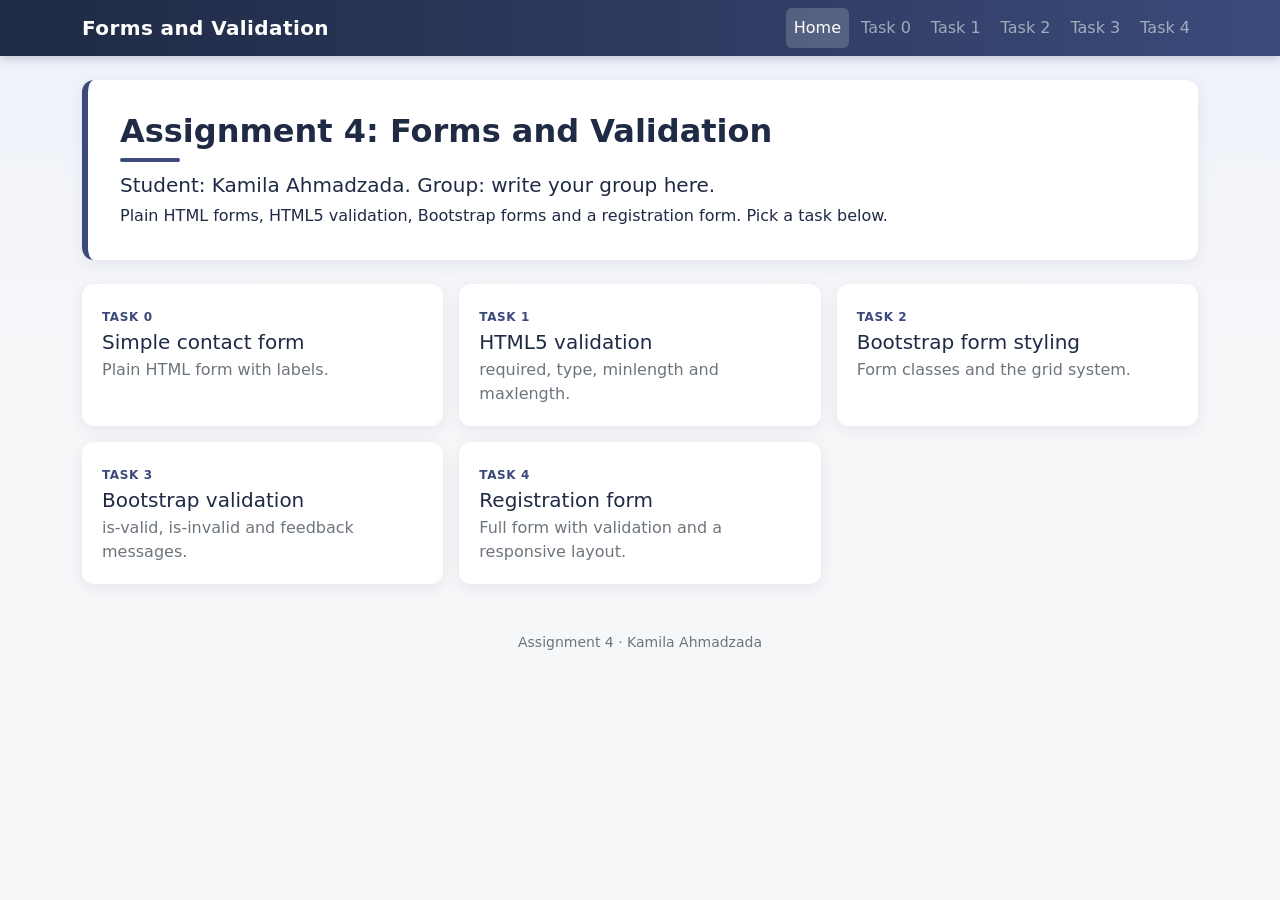
<file: index.html>
<!DOCTYPE html>
<html lang="en">
<head>
    <meta charset="UTF-8">
    <meta name="viewport" content="width=device-width, initial-scale=1">
    <title>Forms and Validation</title>
    <link href="https://cdn.jsdelivr.net/npm/bootstrap@5.3.3/dist/css/bootstrap.min.css" rel="stylesheet">
    <link href="css/style.css" rel="stylesheet">
</head>
<body>

    <nav class="navbar navbar-expand-lg navbar-dark bg-dark">
        <div class="container">
            <a class="navbar-brand" href="index.html">Forms and Validation</a>
            <button class="navbar-toggler" type="button" data-bs-toggle="collapse" data-bs-target="#mainNav" aria-controls="mainNav" aria-expanded="false" aria-label="Toggle navigation">
                <span class="navbar-toggler-icon"></span>
            </button>
            <div class="collapse navbar-collapse" id="mainNav">
                <ul class="navbar-nav ms-auto">
                    <li class="nav-item"><a class="nav-link active" href="index.html">Home</a></li>
                    <li class="nav-item"><a class="nav-link" href="task0-contact.html">Task 0</a></li>
                    <li class="nav-item"><a class="nav-link" href="task1-validation.html">Task 1</a></li>
                    <li class="nav-item"><a class="nav-link" href="task2-bootstrap.html">Task 2</a></li>
                    <li class="nav-item"><a class="nav-link" href="task3-bootstrap-validation.html">Task 3</a></li>
                    <li class="nav-item"><a class="nav-link" href="task4-registration.html">Task 4</a></li>
                </ul>
            </div>
        </div>
    </nav>

    <main class="container py-4">
        <div class="hero">
            <h1>Assignment 4: Forms and Validation</h1>
            <p class="lead mb-1">Student: Kamila Ahmadzada. Group: write your group here.</p>
            <p class="mb-0">Plain HTML forms, HTML5 validation, Bootstrap forms and a registration form. Pick a task below.</p>
        </div>

        <div class="row g-3 mt-2">
            <div class="col-md-6 col-lg-4">
                <a class="task-card" href="task0-contact.html">
                    <span class="task-num">Task 0</span>
                    <h2 class="h5">Simple contact form</h2>
                    <p>Plain HTML form with labels.</p>
                </a>
            </div>
            <div class="col-md-6 col-lg-4">
                <a class="task-card" href="task1-validation.html">
                    <span class="task-num">Task 1</span>
                    <h2 class="h5">HTML5 validation</h2>
                    <p>required, type, minlength and maxlength.</p>
                </a>
            </div>
            <div class="col-md-6 col-lg-4">
                <a class="task-card" href="task2-bootstrap.html">
                    <span class="task-num">Task 2</span>
                    <h2 class="h5">Bootstrap form styling</h2>
                    <p>Form classes and the grid system.</p>
                </a>
            </div>
            <div class="col-md-6 col-lg-4">
                <a class="task-card" href="task3-bootstrap-validation.html">
                    <span class="task-num">Task 3</span>
                    <h2 class="h5">Bootstrap validation</h2>
                    <p>is-valid, is-invalid and feedback messages.</p>
                </a>
            </div>
            <div class="col-md-6 col-lg-4">
                <a class="task-card" href="task4-registration.html">
                    <span class="task-num">Task 4</span>
                    <h2 class="h5">Registration form</h2>
                    <p>Full form with validation and a responsive layout.</p>
                </a>
            </div>
        </div>
    </main>

    <footer class="site-footer">Assignment 4 &middot; Kamila Ahmadzada</footer>

    <script src="https://cdn.jsdelivr.net/npm/bootstrap@5.3.3/dist/js/bootstrap.bundle.min.js"></script>
</body>
</html>
</file>
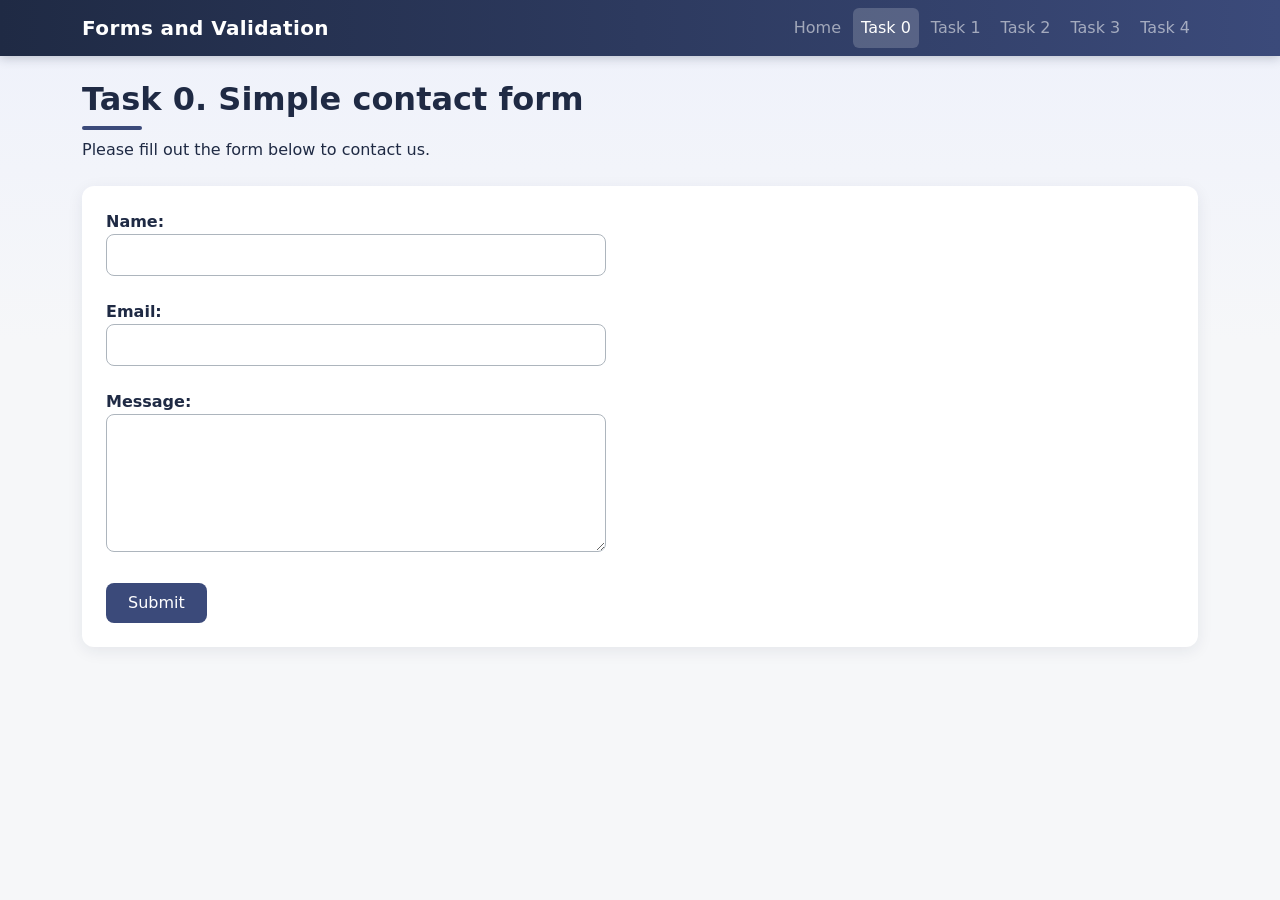
<file: task0-contact.html>
<!DOCTYPE html>
<html lang="en">
<head>
    <meta charset="UTF-8">
    <meta name="viewport" content="width=device-width, initial-scale=1">
    <title>Task 0. Simple Contact Form</title>
    <link href="https://cdn.jsdelivr.net/npm/bootstrap@5.3.3/dist/css/bootstrap.min.css" rel="stylesheet">
    <link href="css/style.css" rel="stylesheet">
</head>
<body>

    <nav class="navbar navbar-expand-lg navbar-dark bg-dark">
        <div class="container">
            <a class="navbar-brand" href="index.html">Forms and Validation</a>
            <button class="navbar-toggler" type="button" data-bs-toggle="collapse" data-bs-target="#mainNav" aria-controls="mainNav" aria-expanded="false" aria-label="Toggle navigation">
                <span class="navbar-toggler-icon"></span>
            </button>
            <div class="collapse navbar-collapse" id="mainNav">
                <ul class="navbar-nav ms-auto">
                    <li class="nav-item"><a class="nav-link" href="index.html">Home</a></li>
                    <li class="nav-item"><a class="nav-link active" href="task0-contact.html">Task 0</a></li>
                    <li class="nav-item"><a class="nav-link" href="task1-validation.html">Task 1</a></li>
                    <li class="nav-item"><a class="nav-link" href="task2-bootstrap.html">Task 2</a></li>
                    <li class="nav-item"><a class="nav-link" href="task3-bootstrap-validation.html">Task 3</a></li>
                    <li class="nav-item"><a class="nav-link" href="task4-registration.html">Task 4</a></li>
                </ul>
            </div>
        </div>
    </nav>

    <main class="container py-4">
        <h1>Task 0. Simple contact form</h1>
        <p>Please fill out the form below to contact us.</p>

        <form class="plain-form" action="#" method="post">
            <div>
                <label for="name">Name:</label><br>
                <input type="text" id="name" name="name">
            </div>

            <br>

            <div>
                <label for="email">Email:</label><br>
                <input type="email" id="email" name="email">
            </div>

            <br>

            <div>
                <label for="message">Message:</label><br>
                <textarea id="message" name="message" rows="5"></textarea>
            </div>

            <br>

            <button type="submit">Submit</button>
        </form>
    </main>

    <script src="https://cdn.jsdelivr.net/npm/bootstrap@5.3.3/dist/js/bootstrap.bundle.min.js"></script>
</body>
</html>
</file>
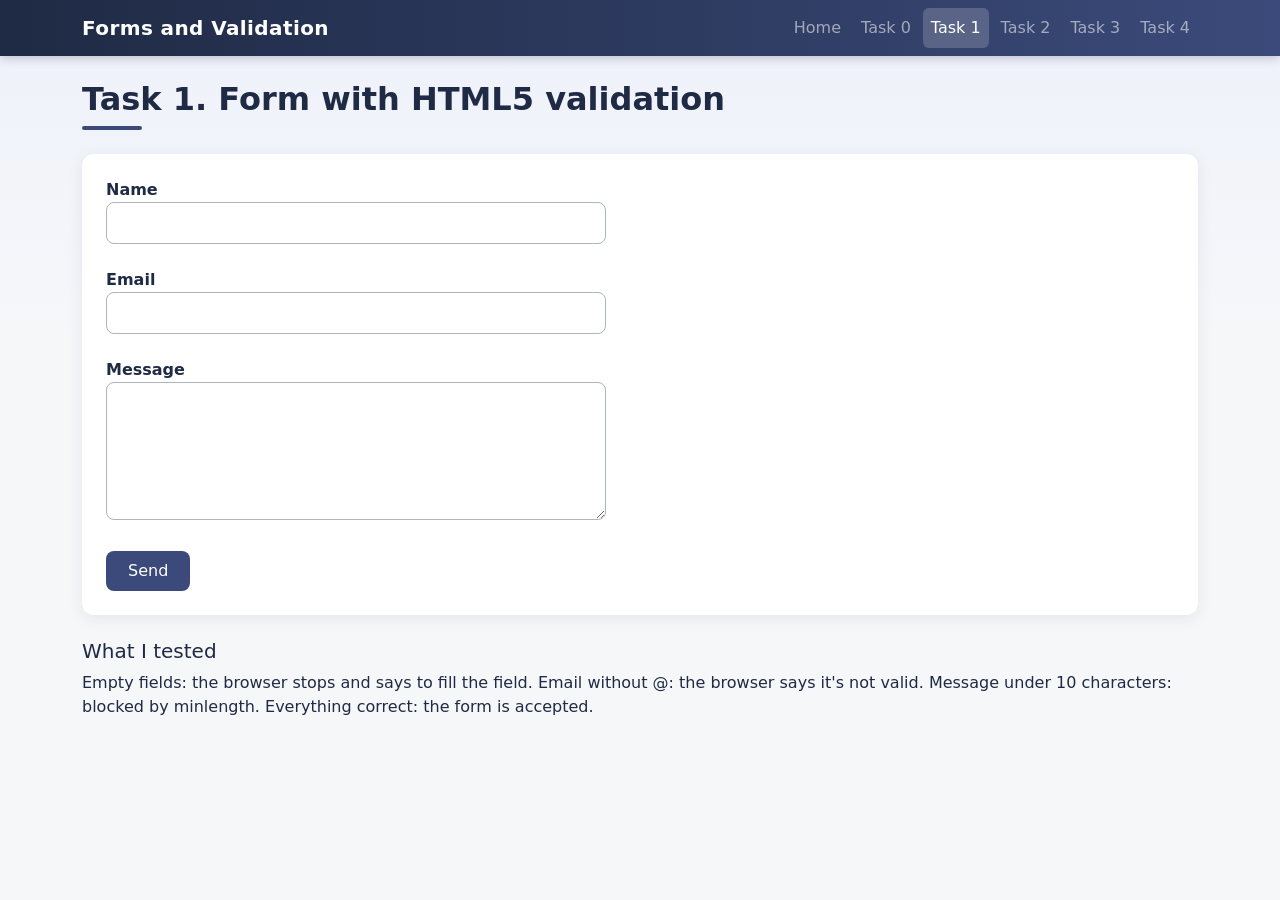
<file: task1-validation.html>
<!DOCTYPE html>
<html lang="en">
<head>
    <meta charset="UTF-8">
    <meta name="viewport" content="width=device-width, initial-scale=1">
    <title>Task 1. Form with HTML5 validation</title>
    <link href="https://cdn.jsdelivr.net/npm/bootstrap@5.3.3/dist/css/bootstrap.min.css" rel="stylesheet">
    <link href="css/style.css" rel="stylesheet">
</head>
<body>

    <nav class="navbar navbar-expand-lg navbar-dark bg-dark">
        <div class="container">
            <a class="navbar-brand" href="index.html">Forms and Validation</a>
            <button class="navbar-toggler" type="button" data-bs-toggle="collapse" data-bs-target="#mainNav" aria-controls="mainNav" aria-expanded="false" aria-label="Toggle navigation">
                <span class="navbar-toggler-icon"></span>
            </button>
            <div class="collapse navbar-collapse" id="mainNav">
                <ul class="navbar-nav ms-auto">
                    <li class="nav-item"><a class="nav-link" href="index.html">Home</a></li>
                    <li class="nav-item"><a class="nav-link" href="task0-contact.html">Task 0</a></li>
                    <li class="nav-item"><a class="nav-link active" href="task1-validation.html">Task 1</a></li>
                    <li class="nav-item"><a class="nav-link" href="task2-bootstrap.html">Task 2</a></li>
                    <li class="nav-item"><a class="nav-link" href="task3-bootstrap-validation.html">Task 3</a></li>
                    <li class="nav-item"><a class="nav-link" href="task4-registration.html">Task 4</a></li>
                </ul>
            </div>
        </div>
    </nav>

    <main class="container py-4">
        <h1>Task 1. Form with HTML5 validation</h1>

        <form class="plain-form" action="#" method="post">
            <div>
                <label for="name">Name</label><br>
                <input type="text" id="name" name="name" required minlength="2" maxlength="50">
            </div>
            <br>
            <div>
                <label for="email">Email</label><br>
                <input type="email" id="email" name="email" required maxlength="100">
            </div>
            <br>
            <div>
                <label for="message">Message</label><br>
                <textarea id="message" name="message" rows="5" required minlength="10" maxlength="500"></textarea>
            </div>
            <br>
            <button type="submit">Send</button>
        </form>

        <h2 class="h5 mt-4">What I tested</h2>
        <p>Empty fields: the browser stops and says to fill the field. Email without @: the browser says it's not valid. Message under 10 characters: blocked by minlength. Everything correct: the form is accepted.</p>
    </main>

    <script src="https://cdn.jsdelivr.net/npm/bootstrap@5.3.3/dist/js/bootstrap.bundle.min.js"></script>
</body>
</html>
</file>
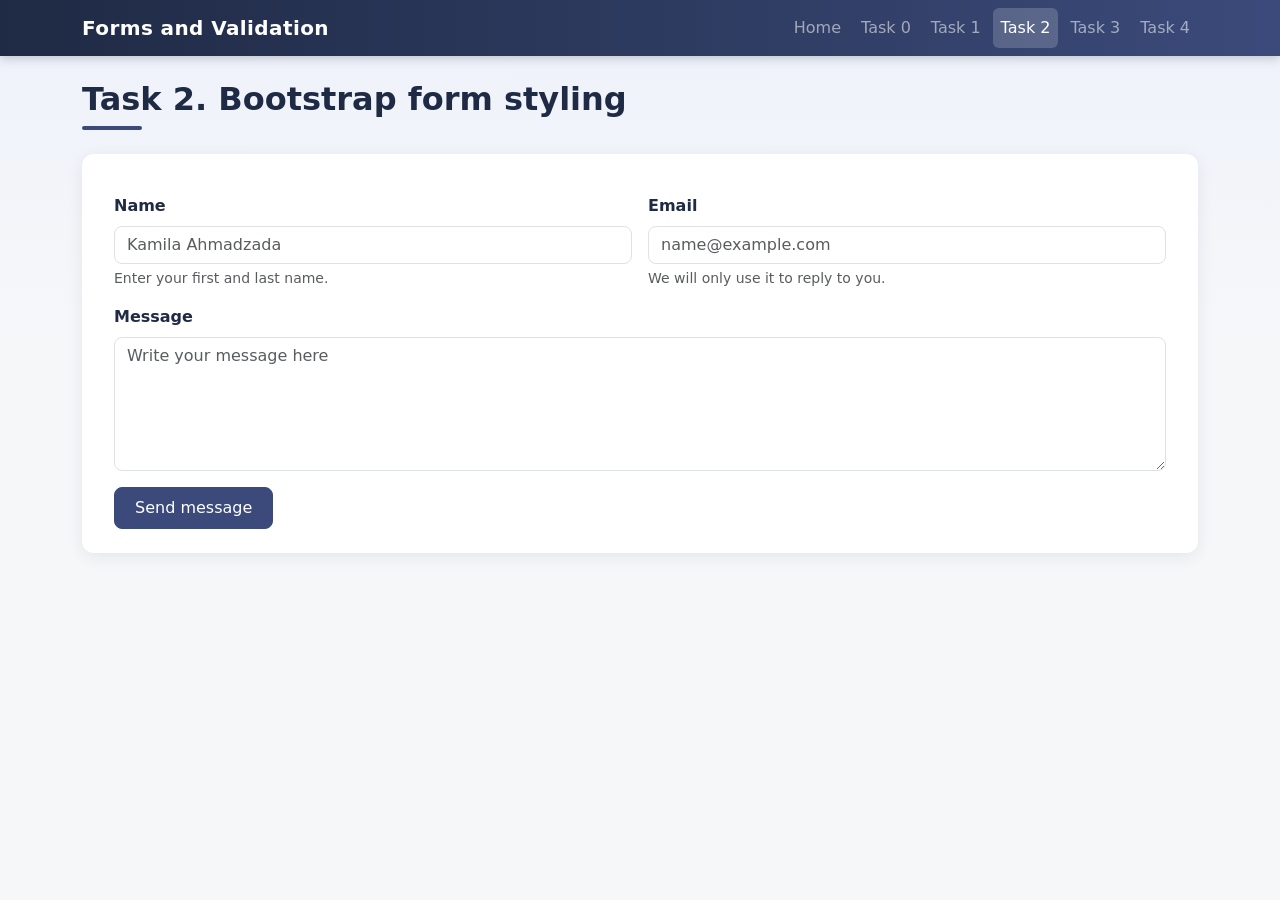
<file: task2-bootstrap.html>
<!DOCTYPE html>
<html lang="en">
<head>
    <meta charset="UTF-8">
    <meta name="viewport" content="width=device-width, initial-scale=1">
    <title>Task 2. Bootstrap form styling</title>
    <link href="https://cdn.jsdelivr.net/npm/bootstrap@5.3.3/dist/css/bootstrap.min.css" rel="stylesheet">
    <link href="css/style.css" rel="stylesheet">
</head>
<body>

    <nav class="navbar navbar-expand-lg navbar-dark bg-dark">
        <div class="container">
            <a class="navbar-brand" href="index.html">Forms and Validation</a>
            <button class="navbar-toggler" type="button" data-bs-toggle="collapse" data-bs-target="#mainNav" aria-controls="mainNav" aria-expanded="false" aria-label="Toggle navigation">
                <span class="navbar-toggler-icon"></span>
            </button>
            <div class="collapse navbar-collapse" id="mainNav">
                <ul class="navbar-nav ms-auto">
                    <li class="nav-item"><a class="nav-link" href="index.html">Home</a></li>
                    <li class="nav-item"><a class="nav-link" href="task0-contact.html">Task 0</a></li>
                    <li class="nav-item"><a class="nav-link" href="task1-validation.html">Task 1</a></li>
                    <li class="nav-item"><a class="nav-link active" href="task2-bootstrap.html">Task 2</a></li>
                    <li class="nav-item"><a class="nav-link" href="task3-bootstrap-validation.html">Task 3</a></li>
                    <li class="nav-item"><a class="nav-link" href="task4-registration.html">Task 4</a></li>
                </ul>
            </div>
        </div>
    </nav>

    <main class="container py-4">
        <h1>Task 2. Bootstrap form styling</h1>

        <form class="row g-3" action="#" method="post">
            <div class="col-md-6">
                <label for="name" class="form-label">Name</label>
                <input type="text" class="form-control" id="name" name="name" placeholder="Kamila Ahmadzada">
                <div class="form-text">Enter your first and last name.</div>
            </div>
            <div class="col-md-6">
                <label for="email" class="form-label">Email</label>
                <input type="email" class="form-control" id="email" name="email" placeholder="name@example.com">
                <div class="form-text">We will only use it to reply to you.</div>
            </div>
            <div class="col-12">
                <label for="message" class="form-label">Message</label>
                <textarea class="form-control" id="message" name="message" rows="5" placeholder="Write your message here"></textarea>
            </div>
            <div class="col-12">
                <button type="submit" class="btn btn-primary">Send message</button>
            </div>
        </form>
    </main>

    <script src="https://cdn.jsdelivr.net/npm/bootstrap@5.3.3/dist/js/bootstrap.bundle.min.js"></script>
</body>
</html>
</file>
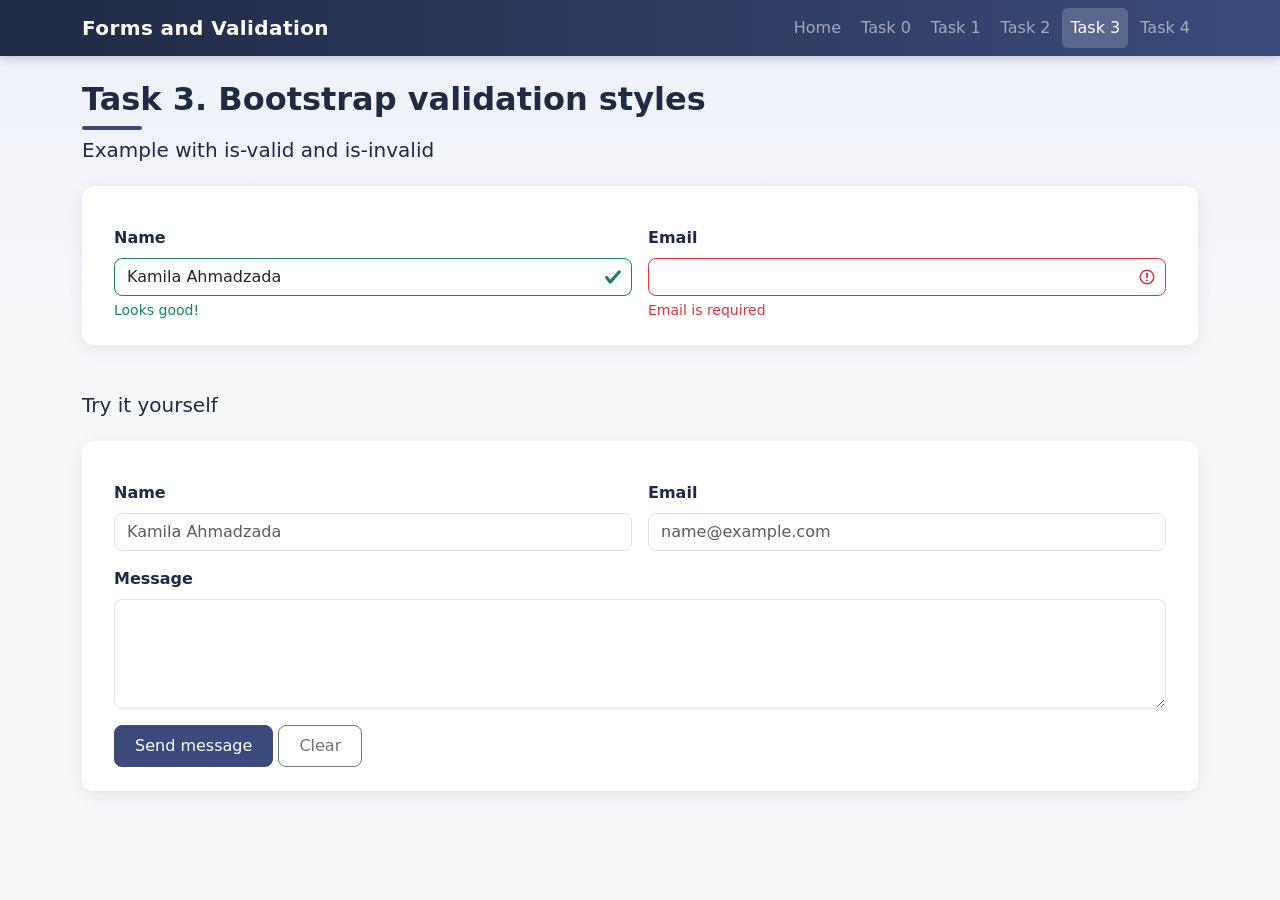
<file: task3-bootstrap-validation.html>
<!DOCTYPE html>
<html lang="en">
<head>
    <meta charset="UTF-8">
    <meta name="viewport" content="width=device-width, initial-scale=1">
    <title>Task 3. Bootstrap validation styles</title>
    <link href="https://cdn.jsdelivr.net/npm/bootstrap@5.3.3/dist/css/bootstrap.min.css" rel="stylesheet">
    <link href="css/style.css" rel="stylesheet">
</head>
<body>

    <nav class="navbar navbar-expand-lg navbar-dark bg-dark">
        <div class="container">
            <a class="navbar-brand" href="index.html">Forms and Validation</a>
            <button class="navbar-toggler" type="button" data-bs-toggle="collapse" data-bs-target="#mainNav" aria-controls="mainNav" aria-expanded="false" aria-label="Toggle navigation">
                <span class="navbar-toggler-icon"></span>
            </button>
            <div class="collapse navbar-collapse" id="mainNav">
                <ul class="navbar-nav ms-auto">
                    <li class="nav-item"><a class="nav-link" href="index.html">Home</a></li>
                    <li class="nav-item"><a class="nav-link" href="task0-contact.html">Task 0</a></li>
                    <li class="nav-item"><a class="nav-link" href="task1-validation.html">Task 1</a></li>
                    <li class="nav-item"><a class="nav-link" href="task2-bootstrap.html">Task 2</a></li>
                    <li class="nav-item"><a class="nav-link active" href="task3-bootstrap-validation.html">Task 3</a></li>
                    <li class="nav-item"><a class="nav-link" href="task4-registration.html">Task 4</a></li>
                </ul>
            </div>
        </div>
    </nav>

    <main class="container py-4">
        <h1>Task 3. Bootstrap validation styles</h1>

        <h2 class="h5">Example with is-valid and is-invalid</h2>
        <form class="row g-3 mb-5" novalidate>
            <div class="col-md-6">
                <label for="name1" class="form-label">Name</label>
                <input type="text" class="form-control is-valid" id="name1" value="Kamila Ahmadzada">
                <div class="valid-feedback">Looks good!</div>
            </div>
            <div class="col-md-6">
                <label for="email1" class="form-label">Email</label>
                <input type="email" class="form-control is-invalid" id="email1" value="">
                <div class="invalid-feedback">Email is required</div>
            </div>
        </form>

        <h2 class="h5">Try it yourself</h2>
        <form class="row g-3 needs-validation" action="#" method="post" novalidate>
            <div class="col-md-6">
                <label for="name2" class="form-label">Name</label>
                <input type="text" class="form-control" id="name2" name="name" placeholder="Kamila Ahmadzada" required minlength="2">
                <div class="valid-feedback">Looks good!</div>
                <div class="invalid-feedback">Name is required (at least 2 characters)</div>
            </div>
            <div class="col-md-6">
                <label for="email2" class="form-label">Email</label>
                <input type="email" class="form-control" id="email2" name="email" placeholder="name@example.com" required>
                <div class="valid-feedback">Looks good!</div>
                <div class="invalid-feedback">Enter a valid email, like name@example.com</div>
            </div>
            <div class="col-12">
                <label for="message2" class="form-label">Message</label>
                <textarea class="form-control" id="message2" name="message" rows="4" required minlength="10"></textarea>
                <div class="valid-feedback">Looks good!</div>
                <div class="invalid-feedback">Message is required (at least 10 characters)</div>
            </div>
            <div class="col-12">
                <button type="submit" class="btn btn-primary">Send message</button>
                <button type="reset" class="btn btn-outline-secondary">Clear</button>
            </div>
        </form>
    </main>

    <script src="https://cdn.jsdelivr.net/npm/bootstrap@5.3.3/dist/js/bootstrap.bundle.min.js"></script>
    <script>
        (() => {
            'use strict'
            const forms = document.querySelectorAll('.needs-validation')
            Array.from(forms).forEach(form => {
                form.addEventListener('submit', event => {
                    if (!form.checkValidity()) {
                        event.preventDefault()
                        event.stopPropagation()
                    }
                    form.classList.add('was-validated')
                }, false)
                form.addEventListener('reset', () => {
                    form.classList.remove('was-validated')
                })
            })
        })()
    </script>
</body>
</html>
</file>
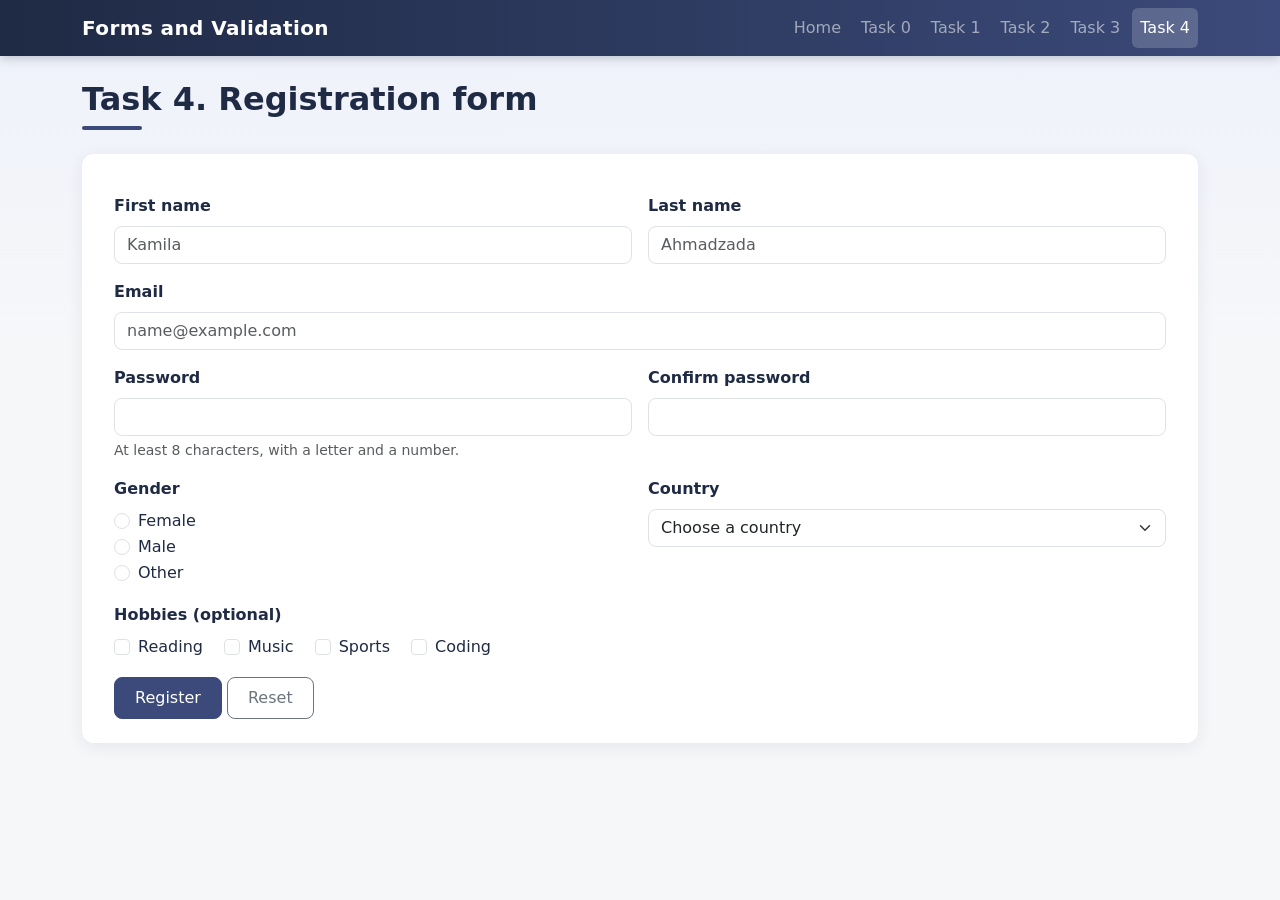
<file: task4-registration.html>
<!DOCTYPE html>
<html lang="en">
<head>
    <meta charset="UTF-8">
    <meta name="viewport" content="width=device-width, initial-scale=1">
    <title>Task 4. Registration form</title>
    <link href="https://cdn.jsdelivr.net/npm/bootstrap@5.3.3/dist/css/bootstrap.min.css" rel="stylesheet">
    <link href="css/style.css" rel="stylesheet">
</head>
<body>

    <nav class="navbar navbar-expand-lg navbar-dark bg-dark">
        <div class="container">
            <a class="navbar-brand" href="index.html">Forms and Validation</a>
            <button class="navbar-toggler" type="button" data-bs-toggle="collapse" data-bs-target="#mainNav" aria-controls="mainNav" aria-expanded="false" aria-label="Toggle navigation">
                <span class="navbar-toggler-icon"></span>
            </button>
            <div class="collapse navbar-collapse" id="mainNav">
                <ul class="navbar-nav ms-auto">
                    <li class="nav-item"><a class="nav-link" href="index.html">Home</a></li>
                    <li class="nav-item"><a class="nav-link" href="task0-contact.html">Task 0</a></li>
                    <li class="nav-item"><a class="nav-link" href="task1-validation.html">Task 1</a></li>
                    <li class="nav-item"><a class="nav-link" href="task2-bootstrap.html">Task 2</a></li>
                    <li class="nav-item"><a class="nav-link" href="task3-bootstrap-validation.html">Task 3</a></li>
                    <li class="nav-item"><a class="nav-link active" href="task4-registration.html">Task 4</a></li>
                </ul>
            </div>
        </div>
    </nav>

    <main class="container py-4">
        <h1>Task 4. Registration form</h1>

        <form class="row g-3 needs-validation" action="#" method="post" novalidate>
            <div class="col-md-6">
                <label for="firstName" class="form-label">First name</label>
                <input type="text" class="form-control" id="firstName" name="firstName" placeholder="Kamila" required minlength="2" maxlength="30">
                <div class="valid-feedback">Looks good!</div>
                <div class="invalid-feedback">First name is required (at least 2 characters)</div>
            </div>
            <div class="col-md-6">
                <label for="lastName" class="form-label">Last name</label>
                <input type="text" class="form-control" id="lastName" name="lastName" placeholder="Ahmadzada" required minlength="2" maxlength="30">
                <div class="valid-feedback">Looks good!</div>
                <div class="invalid-feedback">Last name is required (at least 2 characters)</div>
            </div>

            <div class="col-12">
                <label for="email" class="form-label">Email</label>
                <input type="email" class="form-control" id="email" name="email" placeholder="name@example.com" required>
                <div class="valid-feedback">Looks good!</div>
                <div class="invalid-feedback">Enter a valid email, like name@example.com</div>
            </div>

            <div class="col-md-6">
                <label for="password" class="form-label">Password</label>
                <input type="password" class="form-control" id="password" name="password" required minlength="8" pattern="(?=.*[A-Za-z])(?=.*[0-9]).{8,}" title="At least 8 characters, with a letter and a number">
                <div class="form-text">At least 8 characters, with a letter and a number.</div>
                <div class="valid-feedback">Password is strong enough</div>
                <div class="invalid-feedback">Password must have 8+ characters, a letter and a number</div>
            </div>
            <div class="col-md-6">
                <label for="confirmPassword" class="form-label">Confirm password</label>
                <input type="password" class="form-control" id="confirmPassword" name="confirmPassword" required minlength="8">
                <div class="valid-feedback">Looks good!</div>
                <div class="invalid-feedback">Please confirm your password</div>
            </div>

            <div class="col-md-6">
                <span class="form-label d-block">Gender</span>
                <div class="form-check">
                    <input class="form-check-input" type="radio" name="gender" id="female" value="female" required>
                    <label class="form-check-label" for="female">Female</label>
                </div>
                <div class="form-check">
                    <input class="form-check-input" type="radio" name="gender" id="male" value="male" required>
                    <label class="form-check-label" for="male">Male</label>
                </div>
                <div class="form-check">
                    <input class="form-check-input" type="radio" name="gender" id="other" value="other" required>
                    <label class="form-check-label" for="other">Other</label>
                    <div class="invalid-feedback">Please select a gender</div>
                </div>
            </div>

            <div class="col-md-6">
                <label for="country" class="form-label">Country</label>
                <select class="form-select" id="country" name="country" required>
                    <option value="" selected disabled>Choose a country</option>
                    <option value="kz">Kazakhstan</option>
                    <option value="kg">Kyrgyzstan</option>
                    <option value="uz">Uzbekistan</option>
                    <option value="ru">Russia</option>
                    <option value="tr">Turkey</option>
                    <option value="de">Germany</option>
                    <option value="other">Other</option>
                </select>
                <div class="valid-feedback">Looks good!</div>
                <div class="invalid-feedback">Please choose your country</div>
            </div>

            <div class="col-12">
                <span class="form-label d-block">Hobbies (optional)</span>
                <div class="form-check form-check-inline">
                    <input class="form-check-input" type="checkbox" name="hobbies" id="reading" value="reading">
                    <label class="form-check-label" for="reading">Reading</label>
                </div>
                <div class="form-check form-check-inline">
                    <input class="form-check-input" type="checkbox" name="hobbies" id="music" value="music">
                    <label class="form-check-label" for="music">Music</label>
                </div>
                <div class="form-check form-check-inline">
                    <input class="form-check-input" type="checkbox" name="hobbies" id="sports" value="sports">
                    <label class="form-check-label" for="sports">Sports</label>
                </div>
                <div class="form-check form-check-inline">
                    <input class="form-check-input" type="checkbox" name="hobbies" id="coding" value="coding">
                    <label class="form-check-label" for="coding">Coding</label>
                </div>
            </div>

            <div class="col-12">
                <button type="submit" class="btn btn-primary">Register</button>
                <button type="reset" class="btn btn-outline-secondary">Reset</button>
            </div>
        </form>
    </main>

    <script src="https://cdn.jsdelivr.net/npm/bootstrap@5.3.3/dist/js/bootstrap.bundle.min.js"></script>
    <script>
        (() => {
            'use strict'
            const forms = document.querySelectorAll('.needs-validation')
            Array.from(forms).forEach(form => {
                form.addEventListener('submit', event => {
                    if (!form.checkValidity()) {
                        event.preventDefault()
                        event.stopPropagation()
                    }
                    form.classList.add('was-validated')
                }, false)
                form.addEventListener('reset', () => {
                    form.classList.remove('was-validated')
                })
            })
        })()
    </script>
</body>
</html>
</file>
<file: css/style.css>
:root {
    --brand: #3b4a7a;
    --brand-dark: #2b3860;
    --ink: #1f2a44;
    --soft: #eef1fb;
}

/* ---------- page and navbar ---------- */
body {
    font-family: "Segoe UI", system-ui, -apple-system, Roboto, Arial, sans-serif;
    color: var(--ink);
    background: linear-gradient(180deg, var(--soft) 0, #f6f7f9 340px) no-repeat #f6f7f9;
    min-height: 100vh;
}

.navbar {
    background-image: linear-gradient(90deg, #1f2a44, var(--brand));
    box-shadow: 0 2px 10px rgba(31, 42, 68, 0.25);
}

.navbar-brand {
    font-weight: 700;
    letter-spacing: 0.02em;
}

.navbar .nav-link {
    border-radius: 6px;
    margin-left: 0.25rem;
}

.navbar .nav-link.active {
    background: rgba(255, 255, 255, 0.18);
}

/* ---------- headings ---------- */
main h1 {
    font-size: 2rem;
    font-weight: 700;
    color: var(--ink);
}

main h1::after {
    content: "";
    display: block;
    width: 60px;
    height: 4px;
    margin-top: 0.5rem;
    border-radius: 2px;
    background: var(--brand);
}

main h2 {
    color: var(--ink);
    font-weight: 600;
}

/* ---------- every form is a white card ---------- */
main form {
    background: #fff;
    padding: 1.5rem;
    border-radius: 12px;
    box-shadow: 0 4px 16px rgba(31, 42, 68, 0.08);
    margin: 1.5rem 0 0 !important;
}

.form-label,
.plain-form label {
    font-weight: 600;
    color: var(--ink);
}

.form-control,
.form-select {
    border-radius: 8px;
}

.form-control:focus,
.form-select:focus {
    border-color: var(--brand);
    box-shadow: 0 0 0 0.2rem rgba(59, 74, 122, 0.2);
}

.form-check-input:checked {
    background-color: var(--brand);
    border-color: var(--brand);
}

/* ---------- buttons ---------- */
.btn {
    border-radius: 8px;
    padding: 0.5rem 1.25rem;
}

.btn-primary {
    background-color: var(--brand);
    border-color: var(--brand);
}

.btn-primary:hover,
.btn-primary:focus {
    background-color: var(--brand-dark);
    border-color: var(--brand-dark);
}

/* ---------- plain forms (Tasks 0 and 1) ---------- */
.plain-form input[type="text"],
.plain-form input[type="email"],
.plain-form textarea {
    width: 100%;
    max-width: 500px;
    padding: 8px 10px;
    border: 1px solid #adb5bd;
    border-radius: 8px;
    font: inherit;
}

.plain-form input:focus,
.plain-form textarea:focus {
    outline: none;
    border-color: var(--brand);
    box-shadow: 0 0 0 0.2rem rgba(59, 74, 122, 0.2);
}

.plain-form button {
    padding: 8px 22px;
    border: none;
    border-radius: 8px;
    background-color: var(--brand);
    color: #fff;
    font: inherit;
    cursor: pointer;
}

.plain-form button:hover {
    background-color: var(--brand-dark);
}

/* ---------- home page ---------- */
.hero {
    background: #fff;
    border-radius: 12px;
    padding: 2rem;
    box-shadow: 0 4px 16px rgba(31, 42, 68, 0.08);
    border-left: 6px solid var(--brand);
}

.task-card {
    display: block;
    height: 100%;
    padding: 1.25rem;
    background: #fff;
    border-radius: 12px;
    text-decoration: none;
    color: inherit;
    box-shadow: 0 4px 16px rgba(31, 42, 68, 0.08);
    transition: transform 0.15s, box-shadow 0.15s;
}

.task-card:hover {
    transform: translateY(-4px);
    box-shadow: 0 8px 22px rgba(31, 42, 68, 0.15);
}

.task-num {
    display: inline-block;
    margin-bottom: 0.25rem;
    font-size: 0.75rem;
    font-weight: 700;
    letter-spacing: 0.05em;
    text-transform: uppercase;
    color: var(--brand);
}

.task-card h2 {
    margin-bottom: 0.25rem;
}

.task-card p {
    margin: 0;
    color: #6c757d;
}

/* ---------- footer ---------- */
.site-footer {
    padding: 1.5rem 0;
    text-align: center;
    font-size: 0.875rem;
    color: #6c757d;
}
</file>
